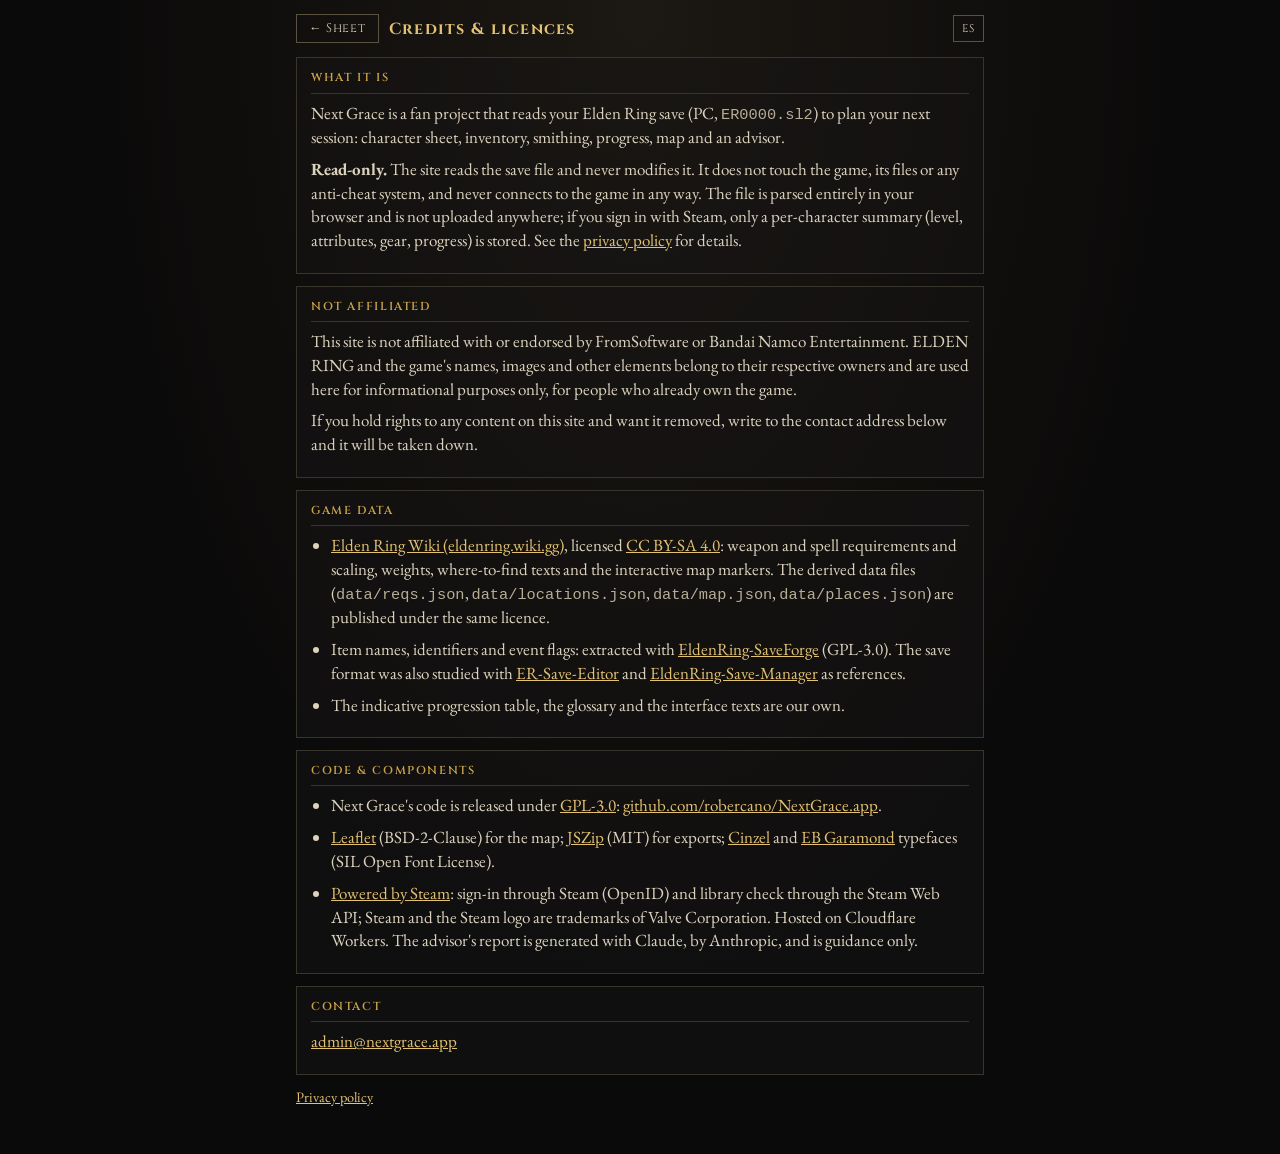
<file: about.html>
<!doctype html>
<html lang="es">
<head>
<meta charset="utf-8">
<meta name="viewport" content="width=device-width,initial-scale=1,viewport-fit=cover">
<meta name="theme-color" content="#0b0a0a">
<title data-i18n="Next Grace · Créditos y licencias">Next Grace · Créditos y licencias</title>
<link rel="canonical" href="https://nextgrace.app/about.html">
<link rel="icon" href="favicon.svg" type="image/svg+xml">
<link rel="stylesheet" href="https://fonts.googleapis.com/css2?family=Cinzel:wght@500;600;700&family=EB+Garamond:ital,wght@0,400;0,500;0,600;1,400&display=swap">
<style>
:root{--bg:#0b0a0a;--panel:#16151480;--line:#3a352c;--line-2:#5a5240;--fg:#dcd3bf;--fg-2:#b7ad97;--muted:#7d7563;--gold:#c9a44a;--gold-2:#e2c272;--display:"Cinzel",Georgia,serif;--body:"EB Garamond",Georgia,serif;color-scheme:dark}
*{box-sizing:border-box}
body{margin:0;background:var(--bg) radial-gradient(ellipse at 50% 0%,#1c1813 0%,#0b0a0a 60%);color:var(--fg);font-family:var(--body);font-size:17px;line-height:1.4;padding:env(safe-area-inset-top,0px) 0 env(safe-area-inset-bottom,0px)}
main{max-width:720px;margin:0 auto;padding:14px 16px 40px}
header{display:flex;align-items:center;gap:10px;margin-bottom:14px}
header h1{font-family:var(--display);font-size:1rem;letter-spacing:.08em;color:var(--gold-2);margin:0}
.btn{background:transparent;border:1px solid var(--line-2);color:var(--fg);padding:5px 12px;font-family:var(--display);font-size:.78rem;letter-spacing:.06em;text-decoration:none;white-space:nowrap;cursor:pointer}
.btn.lang{margin-left:auto;padding:5px 8px;font-size:.7rem;letter-spacing:.1em}
section{border:1px solid var(--line);background:var(--panel);padding:10px 14px 12px;margin-bottom:12px}
h2{font-family:var(--display);font-size:.72rem;color:var(--gold);letter-spacing:.14em;text-transform:uppercase;padding:2px 0 6px;border-bottom:1px solid var(--line);margin:0 0 8px;font-weight:600}
p,li{margin:0 0 8px}
ul{padding-left:20px;margin:0}
a{color:var(--gold-2)}
.muted{color:var(--muted);font-size:.9rem}
code{font-size:.9em;color:var(--fg-2)}
</style>
</head>
<body>
<main>
<header><a class="btn" href="./" data-i18n="← Ficha">← Ficha</a><h1 data-i18n="Créditos y licencias">Créditos y licencias</h1><button class="btn lang" data-lang-toggle>EN</button></header>

<section>
<h2 data-i18n="Qué es">Qué es</h2>
<p data-i18n="ab.what1">Next Grace es un proyecto de fans para leer tu partida de Elden Ring (PC, archivo <code>ER0000.sl2</code>) y preparar la siguiente sesión: ficha del personaje, inventario, forja, progreso, mapa y un consejero.</p>
<p data-i18n="ab.what2"><b>Solo lectura.</b> La web lee el archivo de guardado y nunca lo modifica. No toca el juego, sus archivos ni ningún sistema anti-trampas, y no se conecta al juego de ninguna forma. El archivo se analiza íntegramente en tu navegador y no se sube a ningún sitio; si inicias sesión con Steam, solo se guarda un resumen por personaje (nivel, atributos, equipo, progreso). Más detalle en la <a href="privacy.html">política de privacidad</a>.</p>
</section>

<section>
<h2 data-i18n="Sin afiliación">Sin afiliación</h2>
<p data-i18n="ab.aff1">Este sitio no está afiliado a FromSoftware ni a Bandai Namco Entertainment, ni cuenta con su respaldo. ELDEN RING y los nombres, imágenes y demás elementos del juego son propiedad de sus respectivos titulares y se usan aquí únicamente con fines informativos para quien ya posee el juego.</p>
<p data-i18n="ab.aff2">Si eres titular de derechos sobre algún contenido de este sitio y quieres que se retire, escribe a la dirección de contacto del final y se retirará.</p>
</section>

<section>
<h2 data-i18n="Datos del juego">Datos del juego</h2>
<ul>
<li data-i18n="ab.data1"><a href="https://eldenring.wiki.gg" target="_blank" rel="noopener">Elden Ring Wiki (eldenring.wiki.gg)</a>, bajo licencia <a href="https://creativecommons.org/licenses/by-sa/4.0/" target="_blank" rel="noopener">CC BY-SA 4.0</a>: requisitos y escalado de armas y hechizos, pesos, textos de dónde se consigue cada objeto y los marcadores del mapa interactivo. Los ficheros de datos derivados (<code>data/reqs.json</code>, <code>data/locations.json</code>, <code>data/map.json</code>, <code>data/places.json</code>) se publican con esa misma licencia.</li>
<li data-i18n="ab.data2">Nombres de objetos, identificadores y banderas de evento: extraídos con <a href="https://github.com/oisis/EldenRing-SaveForge" target="_blank" rel="noopener">EldenRing-SaveForge</a> (GPL-3.0). El formato del archivo de guardado se estudió también con <a href="https://github.com/ClayAmore/ER-Save-Editor" target="_blank" rel="noopener">ER-Save-Editor</a> y <a href="https://github.com/Ariescyn/EldenRing-Save-Manager" target="_blank" rel="noopener">EldenRing-Save-Manager</a> como referencia.</li>
<li data-i18n="ab.data3">La tabla de progresión orientativa, el glosario y los textos de la interfaz son propios.</li>
</ul>
</section>

<section>
<h2 data-i18n="Código y componentes">Código y componentes</h2>
<ul>
<li data-i18n="ab.code1">El código de Next Grace se publica bajo <a href="https://www.gnu.org/licenses/gpl-3.0.html" target="_blank" rel="noopener">GPL-3.0</a>: <a href="https://github.com/robercano/NextGrace.app" target="_blank" rel="noopener">github.com/robercano/NextGrace.app</a>.</li>
<li data-i18n="ab.code2"><a href="https://leafletjs.com" target="_blank" rel="noopener">Leaflet</a> (BSD-2-Clause) para el mapa; <a href="https://stuk.github.io/jszip/" target="_blank" rel="noopener">JSZip</a> (MIT) para exportar; tipografías <a href="https://fonts.google.com/specimen/Cinzel" target="_blank" rel="noopener">Cinzel</a> y <a href="https://fonts.google.com/specimen/EB+Garamond" target="_blank" rel="noopener">EB Garamond</a> (SIL Open Font License).</li>
<li data-i18n="ab.code3"><a href="https://store.steampowered.com" target="_blank" rel="noopener">Powered by Steam</a>: inicio de sesión mediante Steam (OpenID) y comprobación de la biblioteca mediante la Steam Web API; Steam y el logotipo de Steam son marcas de Valve Corporation. Alojado en Cloudflare Workers. El informe del consejero se genera con Claude, de Anthropic, y es orientativo.</li>
</ul>
</section>

<section>
<h2 data-i18n="Contacto">Contacto</h2>
<p id="contact" class="muted" data-i18n="ab.contact">Dirección de contacto pendiente de publicar.</p>
</section>
<p class="muted"><a href="privacy.html" data-i18n="Política de privacidad">Política de privacidad</a></p>
</main>
<script src="src/i18n.js"></script>
<script src="src/site.js"></script>
<script>
  I18N.apply();
  if (SITE.contact) { const c = document.getElementById("contact"); c.className = ""; c.innerHTML = `<a href="mailto:${SITE.contact}">${SITE.contact}</a>`; }
</script>
</body>
</html>
</file>
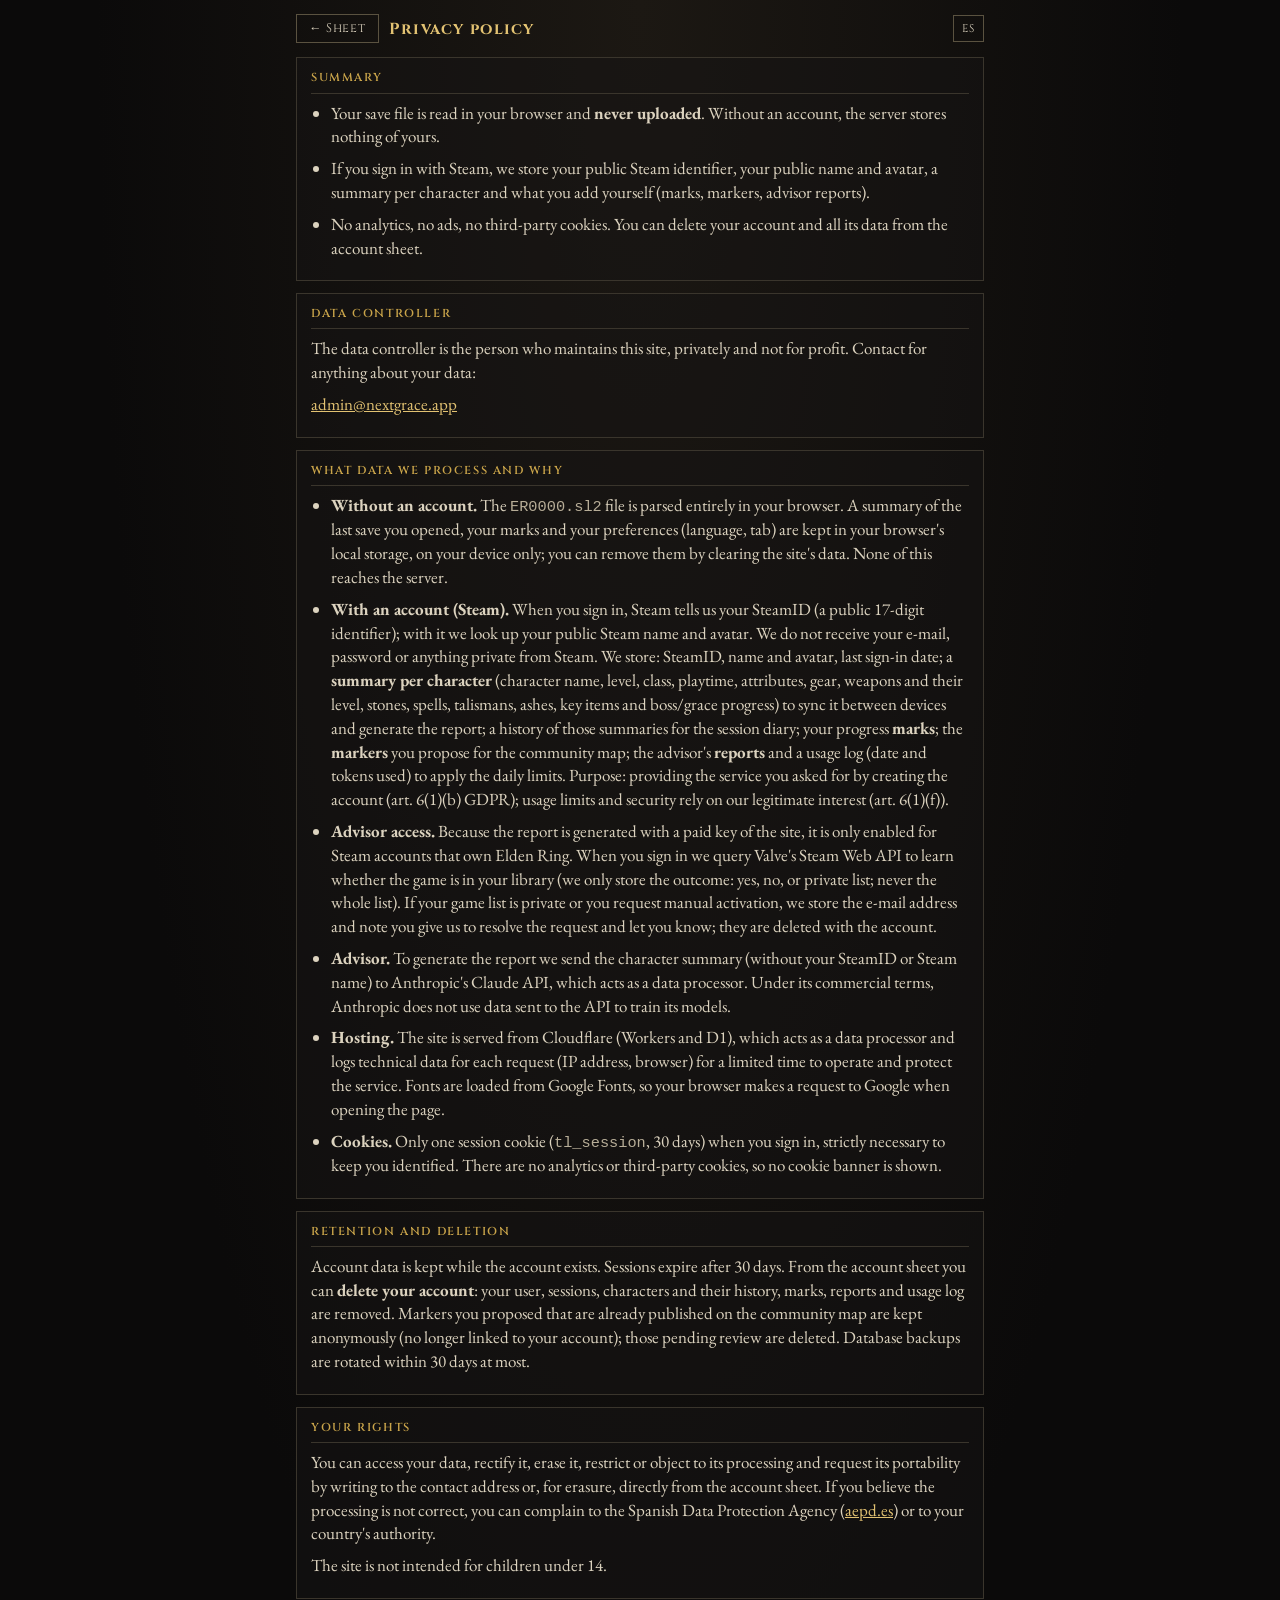
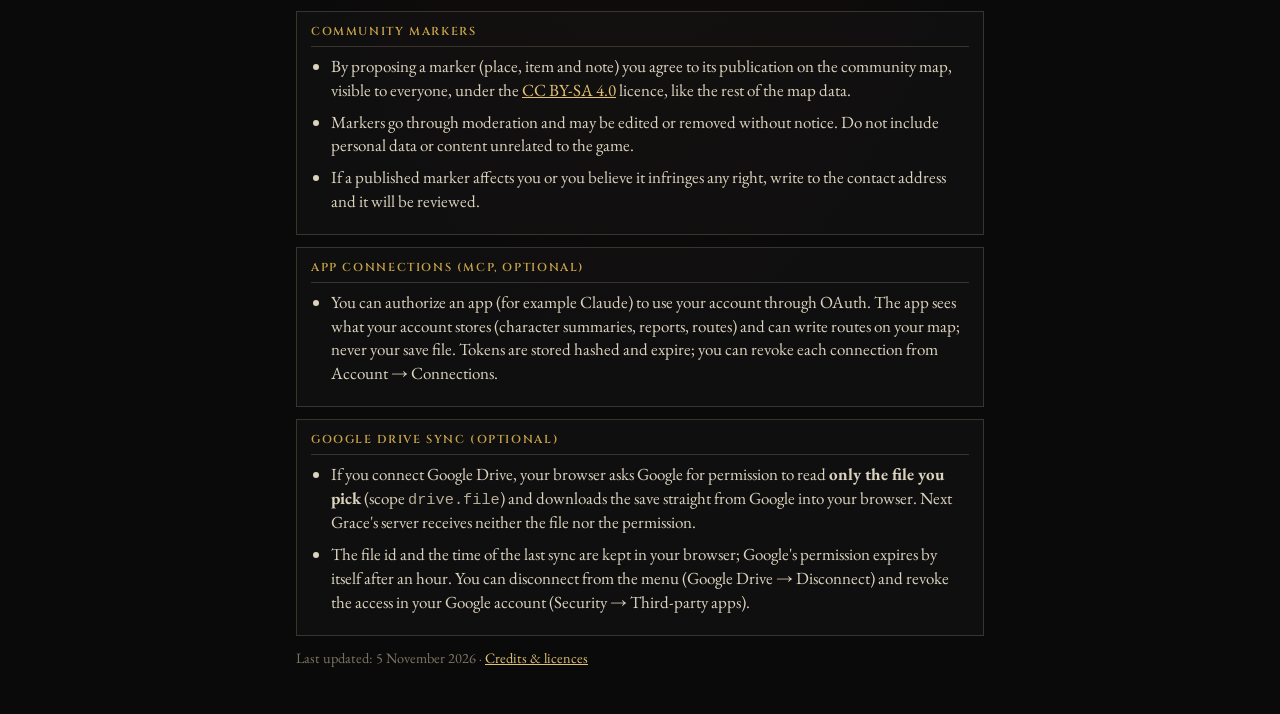
<file: privacy.html>
<!doctype html>
<html lang="es">
<head>
<meta charset="utf-8">
<meta name="viewport" content="width=device-width,initial-scale=1,viewport-fit=cover">
<meta name="theme-color" content="#0b0a0a">
<title data-i18n="Next Grace · Privacidad">Next Grace · Privacidad</title>
<link rel="canonical" href="https://nextgrace.app/privacy.html">
<link rel="icon" href="favicon.svg" type="image/svg+xml">
<link rel="stylesheet" href="https://fonts.googleapis.com/css2?family=Cinzel:wght@500;600;700&family=EB+Garamond:ital,wght@0,400;0,500;0,600;1,400&display=swap">
<style>
:root{--bg:#0b0a0a;--panel:#16151480;--line:#3a352c;--line-2:#5a5240;--fg:#dcd3bf;--fg-2:#b7ad97;--muted:#7d7563;--gold:#c9a44a;--gold-2:#e2c272;--display:"Cinzel",Georgia,serif;--body:"EB Garamond",Georgia,serif;color-scheme:dark}
*{box-sizing:border-box}
body{margin:0;background:var(--bg) radial-gradient(ellipse at 50% 0%,#1c1813 0%,#0b0a0a 60%);color:var(--fg);font-family:var(--body);font-size:17px;line-height:1.4;padding:env(safe-area-inset-top,0px) 0 env(safe-area-inset-bottom,0px)}
main{max-width:720px;margin:0 auto;padding:14px 16px 40px}
header{display:flex;align-items:center;gap:10px;margin-bottom:14px}
header h1{font-family:var(--display);font-size:1rem;letter-spacing:.08em;color:var(--gold-2);margin:0}
.btn{background:transparent;border:1px solid var(--line-2);color:var(--fg);padding:5px 12px;font-family:var(--display);font-size:.78rem;letter-spacing:.06em;text-decoration:none;white-space:nowrap;cursor:pointer}
.btn.lang{margin-left:auto;padding:5px 8px;font-size:.7rem;letter-spacing:.1em}
section{border:1px solid var(--line);background:var(--panel);padding:10px 14px 12px;margin-bottom:12px}
h2{font-family:var(--display);font-size:.72rem;color:var(--gold);letter-spacing:.14em;text-transform:uppercase;padding:2px 0 6px;border-bottom:1px solid var(--line);margin:0 0 8px;font-weight:600}
p,li{margin:0 0 8px}
ul{padding-left:20px;margin:0}
a{color:var(--gold-2)}
.muted{color:var(--muted);font-size:.9rem}
code{font-size:.9em;color:var(--fg-2)}
</style>
</head>
<body>
<main>
<header><a class="btn" href="./" data-i18n="← Ficha">← Ficha</a><h1 data-i18n="Política de privacidad">Política de privacidad</h1><button class="btn lang" data-lang-toggle>EN</button></header>

<section>
<h2 data-i18n="Resumen">Resumen</h2>
<ul>
<li data-i18n="pv.s1">Tu archivo de guardado se lee en tu navegador y <b>nunca se sube</b>. Sin cuenta, el servidor no guarda nada tuyo.</li>
<li data-i18n="pv.s2">Si inicias sesión con Steam, guardamos tu identificador público de Steam, tu nombre y avatar públicos, un resumen por personaje y lo que tú añadas (marcas, marcadores, informes del consejero).</li>
<li data-i18n="pv.s3">Sin analítica, sin publicidad, sin cookies de terceros. Puedes borrar tu cuenta y todos sus datos desde la hoja de cuenta.</li>
</ul>
</section>

<section>
<h2 data-i18n="Responsable">Responsable</h2>
<p data-i18n="pv.r1">El responsable del tratamiento es la persona que mantiene este sitio, a título particular y sin ánimo de lucro. Contacto para cualquier cuestión sobre tus datos:</p>
<p id="contact" class="muted" data-i18n="ab.contact">Dirección de contacto pendiente de publicar.</p>
</section>

<section>
<h2 data-i18n="Qué datos tratamos y para qué">Qué datos tratamos y para qué</h2>
<ul>
<li data-i18n="pv.d1"><b>Sin cuenta.</b> El archivo <code>ER0000.sl2</code> se analiza íntegramente en tu navegador. Un resumen de la última partida abierta, tus marcas y preferencias (idioma, pestaña) se guardan en el almacenamiento local de tu navegador, solo en tu dispositivo; puedes borrarlos limpiando los datos del sitio. Nada de esto llega al servidor.</li>
<li data-i18n="pv.d2"><b>Con cuenta (Steam).</b> Al iniciar sesión, Steam nos comunica tu SteamID (identificador público de 17 cifras); con él consultamos tu nombre y avatar públicos de Steam. No recibimos tu correo, contraseña ni nada privado de Steam. Guardamos: SteamID, nombre y avatar, fecha del último acceso; un <b>resumen por personaje</b> (nombre del personaje, nivel, clase, tiempo de juego, atributos, equipo, armas y su nivel, piedras, hechizos, talismanes, cenizas, objetos clave y progreso de jefes y gracias) para sincronizarlo entre dispositivos y generar el informe; un historial de esos resúmenes para el diario de sesión; tus <b>marcas</b> de progreso; los <b>marcadores</b> que propongas al mapa de la comunidad; los <b>informes</b> del consejero y un registro de su uso (fecha y tokens consumidos) para aplicar los límites diarios. Finalidad: prestarte el servicio que has pedido al crear la cuenta (art. 6.1.b RGPD); los límites de uso y la seguridad se basan en nuestro interés legítimo (art. 6.1.f).</li>
<li data-i18n="pv.d6"><b>Acceso al consejero.</b> Como el informe se genera con una clave de pago del sitio, solo está activo para cuentas de Steam que tienen Elden Ring. Al iniciar sesión consultamos la Steam Web API de Valve para saber si el juego está en tu biblioteca (solo guardamos el resultado: sí, no, o lista privada; nunca la lista completa). Si tu lista de juegos es privada o pides la activación manual, guardamos el correo que nos des y tu nota para resolver la solicitud y avisarte; se borran con la cuenta.</li>
<li data-i18n="pv.d3"><b>Consejero.</b> Para generar el informe enviamos el resumen del personaje (sin tu SteamID ni tu nombre de Steam) a la API de Claude, de Anthropic, que actúa como encargado del tratamiento. Según sus condiciones comerciales, Anthropic no usa los datos enviados a la API para entrenar sus modelos.</li>
<li data-i18n="pv.d4"><b>Alojamiento.</b> El sitio se sirve desde Cloudflare (Workers y D1), que actúa como encargado del tratamiento y registra datos técnicos de cada petición (dirección IP, navegador) durante un tiempo limitado para operar y proteger el servicio. Las tipografías se cargan desde Google Fonts, por lo que tu navegador hace una petición a Google al abrir la página.</li>
<li data-i18n="pv.d5"><b>Cookies.</b> Solo una cookie de sesión (<code>tl_session</code>, 30 días) cuando inicias sesión, estrictamente necesaria para mantenerte identificado. No hay cookies de analítica ni de terceros, por lo que no se muestra ningún aviso de cookies.</li>
</ul>
</section>

<section>
<h2 data-i18n="Conservación y borrado">Conservación y borrado</h2>
<p data-i18n="pv.k1">Los datos de la cuenta se conservan mientras la cuenta exista. Las sesiones caducan a los 30 días. Desde la hoja de cuenta puedes <b>borrar tu cuenta</b>: se eliminan tu usuario, sesiones, personajes y su historial, marcas, informes y registro de uso. Los marcadores que hayas propuesto y ya estén publicados en el mapa de la comunidad se conservan de forma anónima (dejan de estar vinculados a tu cuenta); los pendientes de revisar se eliminan. Las copias de seguridad de la base de datos se renuevan en un plazo máximo de 30 días.</p>
</section>

<section>
<h2 data-i18n="Tus derechos">Tus derechos</h2>
<p data-i18n="pv.y1">Puedes acceder a tus datos, rectificarlos, suprimirlos, limitar u oponerte a su tratamiento y pedir su portabilidad escribiendo a la dirección de contacto o, para el borrado, directamente desde la hoja de cuenta. Si crees que el tratamiento no es correcto, puedes reclamar ante la Agencia Española de Protección de Datos (<a href="https://www.aepd.es" target="_blank" rel="noopener">aepd.es</a>) o la autoridad de tu país.</p>
<p data-i18n="pv.y2">El sitio no está dirigido a menores de 14 años.</p>
</section>

<section>
<h2 data-i18n="Marcadores de la comunidad">Marcadores de la comunidad</h2>
<ul>
<li data-i18n="pv.m1">Al proponer un marcador (lugar, objeto y nota) aceptas que se publique en el mapa de la comunidad, visible para todos, bajo la licencia <a href="https://creativecommons.org/licenses/by-sa/4.0/" target="_blank" rel="noopener">CC BY-SA 4.0</a>, igual que el resto de datos del mapa.</li>
<li data-i18n="pv.m2">Los marcadores pasan por moderación y pueden editarse o retirarse sin previo aviso. No incluyas datos personales ni contenido ajeno al juego.</li>
<li data-i18n="pv.m3">Si un marcador publicado te afecta o crees que infringe algún derecho, escribe a la dirección de contacto y se revisará.</li>
</ul>
</section>

<section>
<h2 data-i18n="Conexiones de apps (MCP, opcional)">Conexiones de apps (MCP, opcional)</h2>
<ul>
<li data-i18n="pv.c1">Puedes autorizar a una app (por ejemplo Claude) a usar tu cuenta mediante OAuth. La app ve lo mismo que tu cuenta guarda (resúmenes de personajes, informes, rutas) y puede escribir rutas en tu mapa; nunca tu archivo de partida. Los tokens se guardan cifrados con hash y caducan; puedes revocar cada conexión desde Cuenta → Conexiones.</li>
</ul>
</section>

<section>
<h2 data-i18n="Sincronización con Google Drive (opcional)">Sincronización con Google Drive (opcional)</h2>
<ul>
<li data-i18n="pv.g1">Si conectas Google Drive, tu navegador pide a Google permiso para leer <b>únicamente el archivo que elijas</b> (alcance <code>drive.file</code>) y descarga la partida directamente de Google a tu navegador. El servidor de Next Grace no recibe ni el archivo ni el permiso.</li>
<li data-i18n="pv.g2">El identificador del archivo y la fecha de la última sincronización se guardan en tu navegador; el permiso de Google caduca solo al cabo de una hora. Puedes desconectar desde el menú (Google Drive → Desconectar) y revocar el acceso en tu cuenta de Google (Seguridad → Aplicaciones de terceros).</li>
</ul>
</section>

<p class="muted"><span data-i18n="Última actualización:">Última actualización:</span> <span id="updated"></span> · <a href="about.html" data-i18n="Créditos y licencias">Créditos y licencias</a></p>
</main>
<script src="src/i18n.js"></script>
<script src="src/site.js"></script>
<script>
  I18N.apply();
  if (SITE.contact) { const c = document.getElementById("contact"); c.className = ""; c.innerHTML = `<a href="mailto:${SITE.contact}">${SITE.contact}</a>`; }
  document.getElementById("updated").textContent = new Date(SITE.updated + "T12:00:00Z").toLocaleDateString(I18N.locale(), { dateStyle: "long" });
</script>
</body>
</html>
</file>
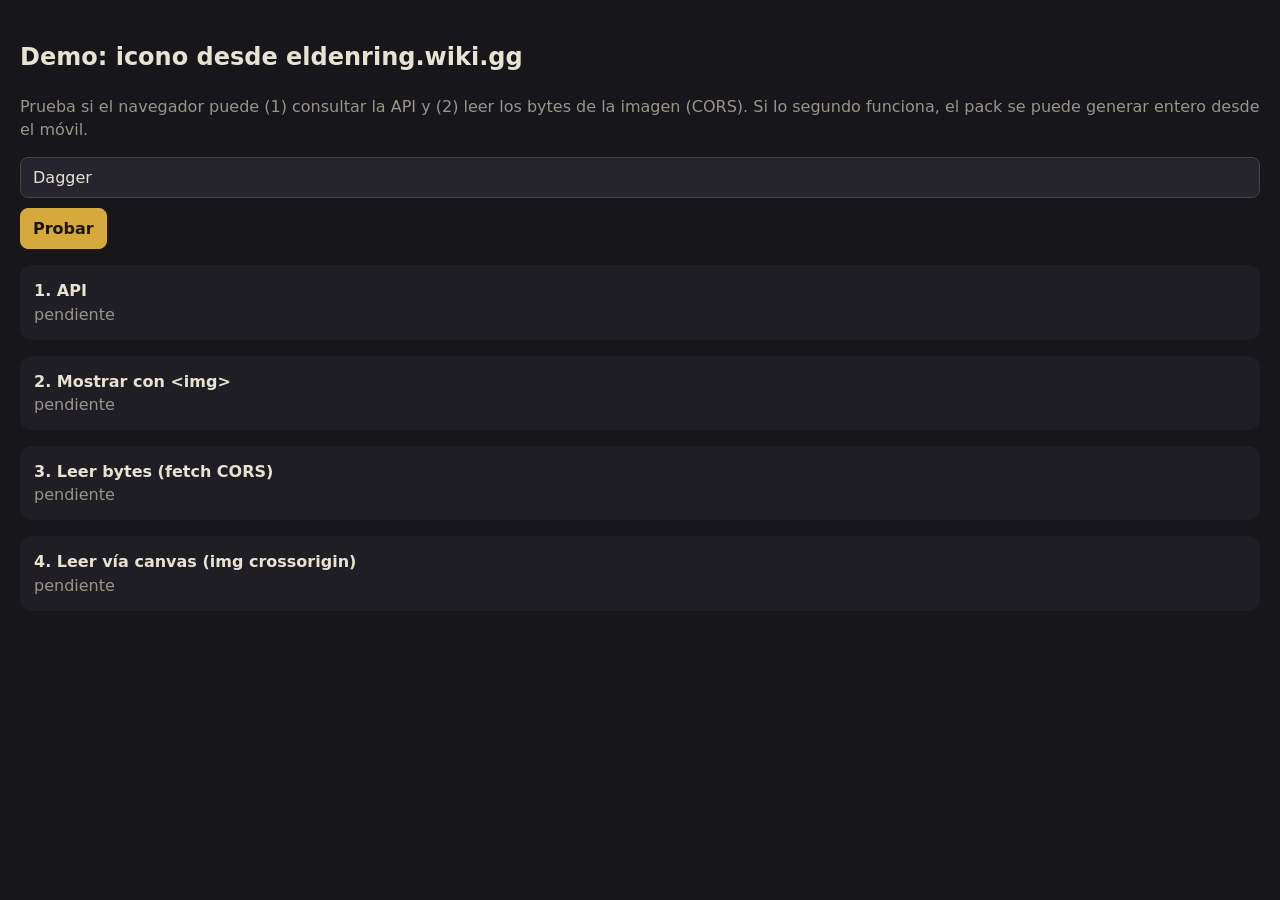
<file: tools/icon-demo.html>
<!doctype html>
<html lang="es">
<head>
<meta charset="utf-8">
<meta name="viewport" content="width=device-width,initial-scale=1">
<title>Demo icono wiki</title>
<style>
  body{font-family:system-ui,sans-serif;margin:0;padding:20px;background:#17161b;color:#e8e2d3;line-height:1.45}
  input,button{font:inherit;padding:8px 12px;border-radius:8px;border:1px solid #444}
  input{background:#26252e;color:inherit;width:100%;box-sizing:border-box;margin-bottom:10px}
  button{background:#d6a93d;color:#1a1508;font-weight:700;border-color:#d6a93d}
  .card{background:#1f1e25;border-radius:12px;padding:14px;margin-top:16px}
  .ok{color:#6fb37e}.bad{color:#d4605a}.muted{color:#9a948a}
  img{width:64px;height:64px;background:#26252e;border-radius:8px;vertical-align:middle;margin-right:10px}
  pre{white-space:pre-wrap;word-break:break-all;font-size:12px;color:#9a948a}
</style>
</head>
<body>
<h2>Demo: icono desde eldenring.wiki.gg</h2>
<p class="muted">Prueba si el navegador puede (1) consultar la API y (2) leer los bytes de la imagen (CORS). Si lo segundo funciona, el pack se puede generar entero desde el móvil.</p>
<input id="name" value="Dagger" aria-label="Nombre del arma">
<button id="go">Probar</button>

<div class="card" id="api"><b>1. API</b><div class="muted">pendiente</div></div>
<div class="card" id="img"><b>2. Mostrar con &lt;img&gt;</b><div class="muted">pendiente</div></div>
<div class="card" id="cors"><b>3. Leer bytes (fetch CORS)</b><div class="muted">pendiente</div></div>
<div class="card" id="canvas"><b>4. Leer vía canvas (img crossorigin)</b><div class="muted">pendiente</div></div>
<pre id="log"></pre>

<script>
const WIKI = "https://eldenring.wiki.gg";
const $ = s => document.querySelector(s);
const log = (...a) => { $("#log").textContent += a.join(" ") + "\n"; };
const set = (id, cls, html) => { $(id).querySelector("div").className = cls; $(id).querySelector("div").innerHTML = html; };

async function api(params) {
  const u = new URL(WIKI + "/api.php");
  Object.entries(Object.assign({ format: "json", formatversion: 2, origin: "*" }, params)).forEach(([k, v]) => u.searchParams.set(k, v));
  log("GET", u.toString());
  const r = await fetch(u, { mode: "cors" });
  if (!r.ok) throw new Error("HTTP " + r.status);
  return r.json();
}

$("#go").onclick = async () => {
  $("#log").textContent = "";
  for (const id of ["#api", "#img", "#cors", "#canvas"]) set(id, "muted", "pendiente");
  const name = $("#name").value.trim();
  let thumb;
  try {
    const q = await api({ action: "query", titles: name, prop: "images", imlimit: 500, redirects: 1 });
    const page = (q.query.pages || [])[0];
    const titles = (page && page.images || []).map(i => i.title);
    log("imágenes de la página:", titles.join(" | ") || "(ninguna)");
    const file = titles.find(t => /^File:ER[ _]Icon/i.test(t)) || titles.find(t => /\.(png|webp)$/i.test(t));
    if (!file) throw new Error("La página no tiene imágenes (¿título distinto?)");
    const ii = await api({ action: "query", titles: file, prop: "imageinfo", iiprop: "url", iiurlwidth: 64 });
    const info = ii.query.pages[0].imageinfo[0];
    thumb = info.thumburl || info.url;
    set("#api", "ok", `OK · ${file}<br><span class="muted">${thumb}</span>`);
  } catch (e) { set("#api", "bad", "Falla: " + e.message); return; }

  // 2) plain img
  await new Promise(res => { const im = new Image(); im.onload = () => { set("#img", "ok", ""); $("#img div").appendChild(im); $("#img div").append(" OK: la imagen se ve"); res(); }; im.onerror = () => { set("#img", "bad", "La imagen no carga"); res(); }; im.src = thumb; });

  // 3) fetch bytes
  try {
    const r = await fetch(thumb, { mode: "cors" });
    const b = await r.blob();
    const url = URL.createObjectURL(b);
    set("#cors", "ok", `<img src="${url}"> OK: ${b.size} bytes legibles (${b.type}). <b>Se puede generar el pack desde el móvil.</b>`);
  } catch (e) {
    set("#cors", "bad", "Falla (CORS bloqueado): " + e.message);
    // 4) canvas route
    await new Promise(res => {
      const im = new Image(); im.crossOrigin = "anonymous";
      im.onload = () => { try { const c = document.createElement("canvas"); c.width = im.naturalWidth; c.height = im.naturalHeight; c.getContext("2d").drawImage(im, 0, 0); c.toBlob(b => { set("#canvas", "ok", `OK vía canvas: ${b.size} bytes`); res(); }, "image/webp", .85); } catch (err) { set("#canvas", "bad", "Falla: " + err.message); res(); } };
      im.onerror = () => { set("#canvas", "bad", "Falla: el servidor no envía cabeceras CORS para imágenes"); res(); };
      im.src = thumb;
    });
    return;
  }
  set("#canvas", "muted", "no necesario");
};
</script>
</body>
</html>
</file>
